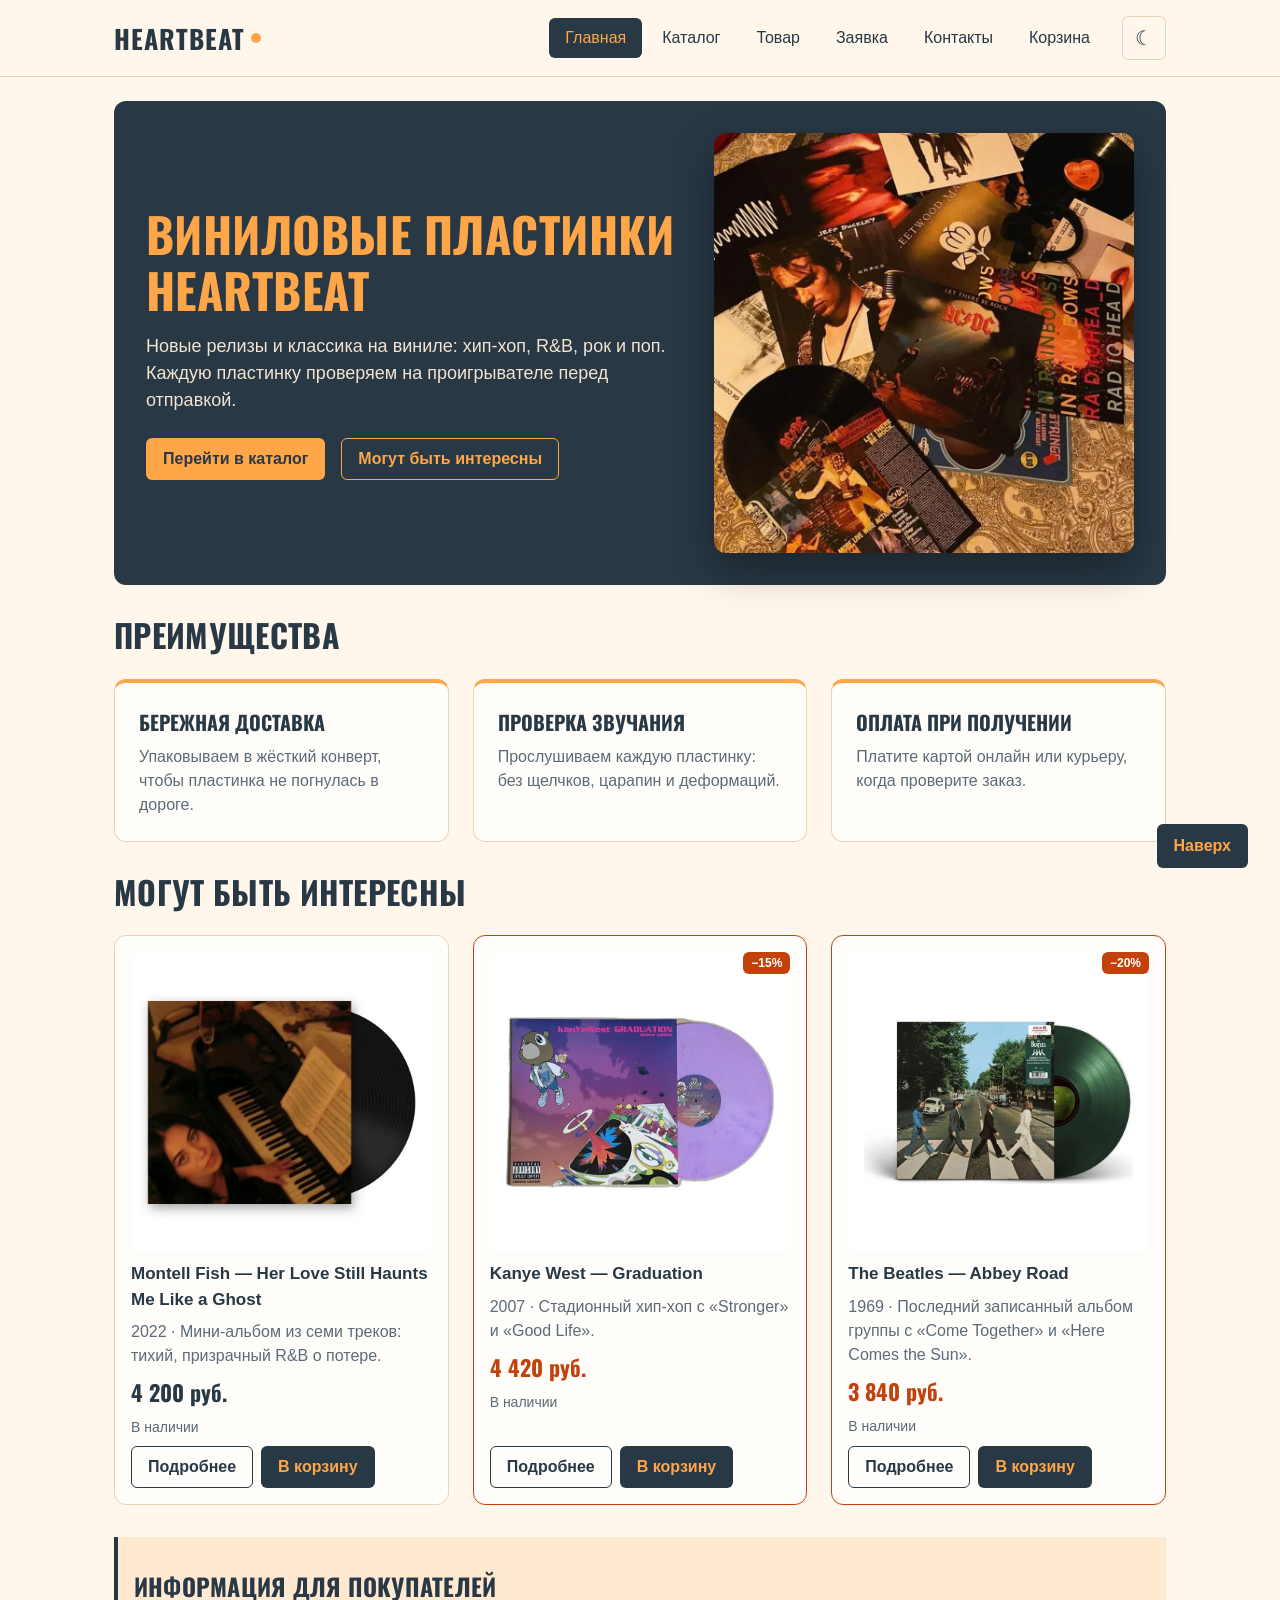
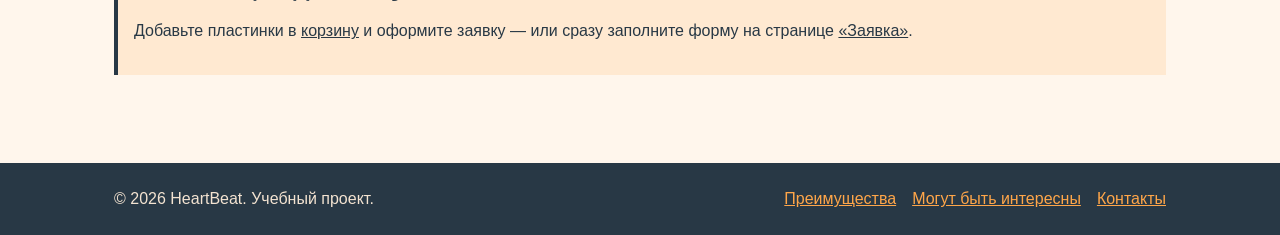
<file: index.html>
<!DOCTYPE html>
<html lang="ru">

<head>
  <meta charset="UTF-8">
  <meta name="viewport" content="width=device-width, initial-scale=1.0">
  <title>Главная — HeartBeat</title>
  <meta name="description" content="HeartBeat — магазин виниловых пластинок: хип-хоп, R&amp;B, рок и поп.">
  <link rel="stylesheet" href="css/style.css">
  <link rel="stylesheet" href="css/responsive.css">
  <script src="js/theme.js"></script>
  <script src="js/data.js" defer></script>
  <script src="js/cart.js" defer></script>
  <script src="js/catalog.js" defer></script>
  <script src="js/main.js" defer></script>
</head>

<body>
  <a class="skip-link" href="#main">Перейти к основному содержимому</a>

  <header class="site-header" id="top">
    <div class="site-header__inner">
      <a class="site-header__logo" href="index.html">HeartBeat</a>

      <button class="theme-toggle" type="button" aria-pressed="false" aria-label="Тёмная тема">
        <span aria-hidden="true">☾</span>
      </button>

      <button class="nav-toggle" type="button" aria-expanded="false" aria-controls="site-nav-list"
        aria-label="Открыть меню">
        <span class="nav-toggle__line" aria-hidden="true"></span>
        <span class="nav-toggle__line" aria-hidden="true"></span>
        <span class="nav-toggle__line" aria-hidden="true"></span>
      </button>

      <nav class="site-nav" aria-label="Основная навигация">
        <ul class="site-nav__list" id="site-nav-list">
          <li class="site-nav__item">
            <a class="site-nav__link site-nav__link--active" href="index.html" aria-current="page">Главная</a>
          </li>
          <li class="site-nav__item">
            <a class="site-nav__link" href="catalog.html">Каталог</a>
          </li>
          <li class="site-nav__item">
            <a class="site-nav__link" href="product.html">Товар</a>
          </li>
          <li class="site-nav__item">
            <a class="site-nav__link" href="order.html">Заявка</a>
          </li>
          <li class="site-nav__item">
            <a class="site-nav__link" href="contacts.html">Контакты</a>
          </li>
          <li class="site-nav__item">
            <a class="site-nav__link" href="cart.html">Корзина <span class="cart-counter" hidden></span></a>
          </li>
        </ul>
      </nav>
    </div>
  </header>

  <main id="main">
    <section class="hero">
      <div class="hero__content">
        <h1 class="hero__title">Виниловые пластинки HeartBeat</h1>
        <p class="hero__text">
          Новые релизы и классика на виниле: хип-хоп, R&amp;B, рок и поп.
          Каждую пластинку проверяем на проигрывателе перед отправкой.
        </p>
        <div class="hero__actions">
          <a class="button button--primary" href="catalog.html">Перейти в каталог</a>
          <a class="button button--secondary" href="#popular">Могут быть интересны</a>
        </div>
      </div>
      <img class="hero__image" src="images/hero/hero-1.webp" alt="Стеллаж с виниловыми пластинками в музыкальном магазине"
        width="900" height="900" fetchpriority="high">
    </section>

    <section class="section" id="advantages">
      <h2 class="section__title">Преимущества</h2>

      <ul class="advantages">
        <li class="advantages__item">
          <h3 class="advantages__title">Бережная доставка</h3>
          <p class="advantages__text">Упаковываем в жёсткий конверт, чтобы пластинка не погнулась в дороге.</p>
        </li>
        <li class="advantages__item">
          <h3 class="advantages__title">Проверка звучания</h3>
          <p class="advantages__text">Прослушиваем каждую пластинку: без щелчков, царапин и деформаций.</p>
        </li>
        <li class="advantages__item">
          <h3 class="advantages__title">Оплата при получении</h3>
          <p class="advantages__text">Платите картой онлайн или курьеру, когда проверите заказ.</p>
        </li>
      </ul>
    </section>

    <section class="section" id="popular">
      <h2 class="section__title">Могут быть интересны</h2>
      <div class="products-grid" data-popular-container></div>
    </section>

    <aside class="aside-info">
      <h2>Информация для покупателей</h2>
      <p>
        Добавьте пластинки в <a href="cart.html">корзину</a> и оформите заявку —
        или сразу заполните форму на странице <a href="order.html">«Заявка»</a>.
      </p>
    </aside>
  </main>

  <footer class="site-footer" id="contacts">
    <div class="site-footer__inner">
      <p class="site-footer__text">&copy; 2026 HeartBeat. Учебный проект.</p>
      <nav class="site-footer__links" aria-label="Ссылки в подвале">
        <a href="index.html#advantages">Преимущества</a>
        <a href="index.html#popular">Могут быть интересны</a>
        <a href="contacts.html">Контакты</a>
      </nav>
    </div>
  </footer>

  <a class="button button--primary back-to-top" href="#top">Наверх</a>
</body>

</html>
</file>
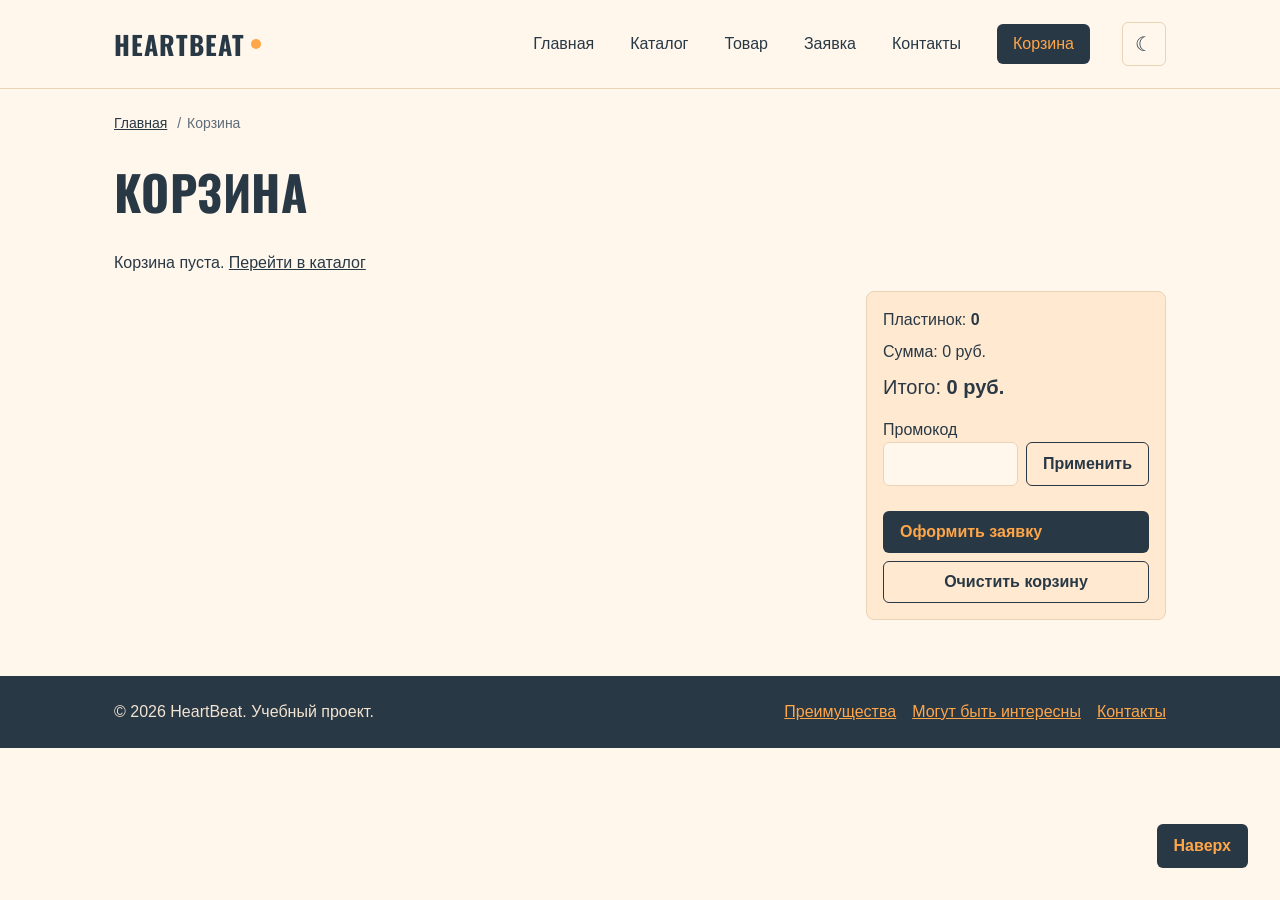
<file: cart.html>
<!DOCTYPE html>
<html lang="ru">

<head>
    <meta charset="UTF-8">
    <meta name="viewport" content="width=device-width, initial-scale=1.0">
    <title>Контакты — HeartBeat</title>
    <meta name="description" content="Контакты магазина пластинок HeartBeat и форма обратной связи.">
    <link rel="stylesheet" href="css/style.css">
    <link rel="stylesheet" href="css/responsive.css">
    <script src="js/theme.js"></script>
    <script src="js/data.js" defer></script>
    <script src="js/cart.js" defer></script>
    <script src="js/main.js" defer></script>
</head>

<body>
    <a class="skip-link" href="#main">Перейти к основному содержимому</a>

    <header class="site-header" id="top">
        <div class="site-header__inner">
            <a class="site-header__logo" href="index.html">HeartBeat</a>

            <button class="theme-toggle" type="button" aria-pressed="false" aria-label="Тёмная тема">
                <span aria-hidden="true">☾</span>
            </button>

            <button class="nav-toggle" type="button" aria-expanded="false" aria-controls="site-nav-list"
                aria-label="Открыть меню">
                <span class="nav-toggle__line" aria-hidden="true"></span>
                <span class="nav-toggle__line" aria-hidden="true"></span>
                <span class="nav-toggle__line" aria-hidden="true"></span>
            </button>

            <nav class="site-nav" aria-label="Основная навигация">
                <ul class="site-nav__list" id="site-nav-list">
                    <li class="site-nav__item">
                        <a class="site-nav__link" href="index.html">Главная</a>
                    </li>
                    <li class="site-nav__item">
                        <a class="site-nav__link" href="catalog.html">Каталог</a>
                    </li>
                    <li class="site-nav__item">
                        <a class="site-nav__link" href="product.html">Товар</a>
                    </li>
                    <li class="site-nav__item">
                        <a class="site-nav__link" href="order.html">Заявка</a>
                    </li>
                    <li class="site-nav__item">
                        <a class="site-nav__link" href="contacts.html">Контакты</a>
                    </li>
                    <li class="site-nav__link">
                        <a class="site-nav__link site-nav__link--active" href="cart.html" aria-current="page">Корзина
                            <span class="cart-counter" hidden></span></a>
                    </li>
                </ul>
            </nav>
        </div>
    </header>

    <main id="main">
        <nav class="breadcrumbs" aria-label="Хлебные крошки">
            <a class="breadcrumbs__link" href="index.html">Главная</a>
            <span class="breadcrumbs__current" aria-current="page">Корзина</span>
        </nav>

        <h1>Корзина</h1>

        <p class="cart-empty" hidden>
            Корзина пуста. <a href="catalog.html">Перейти в каталог</a>
        </p>

        <div class="cart" data-cart>
            <ul class="cart-list" data-cart-list></ul>

            <aside class="cart-summary" aria-label="Итог заказа">
                <p>Пластинок: <strong data-cart-count>0</strong></p>
                <p>Сумма: <span data-cart-subtotal>0 руб.</span></p>
                <p data-cart-promo-row hidden>Промокод <span data-cart-promo-code></span>: <span
                        data-cart-discount></span></p>
                <p class="cart-summary__total">Итого: <strong data-cart-total>0 руб.</strong></p>

                <form class="promo-form" data-promo-form novalidate>
                    <label class="filters-form__label" for="promo-input">Промокод</label>
                    <div class="promo-form__row">
                        <input class="filters-form__input" id="promo-input" name="promo" type="text" autocomplete="off">
                        <button class="button button--secondary" type="submit">Применить</button>
                    </div>
                    <p class="promo-form__message" aria-live="polite"></p>
                </form>
                <a class="button button--primary" href="order.html">Оформить заявку</a>
                <button class="button button--secondary" type="button" data-cart-clear>Очистить корзину</button>
            </aside>
        </div>
    </main>

    <footer class="site-footer" id="contacts">
        <div class="site-footer__inner">
            <p class="site-footer__text">&copy; 2026 HeartBeat. Учебный проект.</p>
            <nav class="site-footer__links" aria-label="Ссылки в подвале">
                <a href="index.html#advantages">Преимущества</a>
                <a href="index.html#popular">Могут быть интересны</a>
                <a href="contacts.html">Контакты</a>
            </nav>
        </div>
    </footer>

    <a class="button button--primary back-to-top" href="#top">Наверх</a>
</body>

</html>
</file>
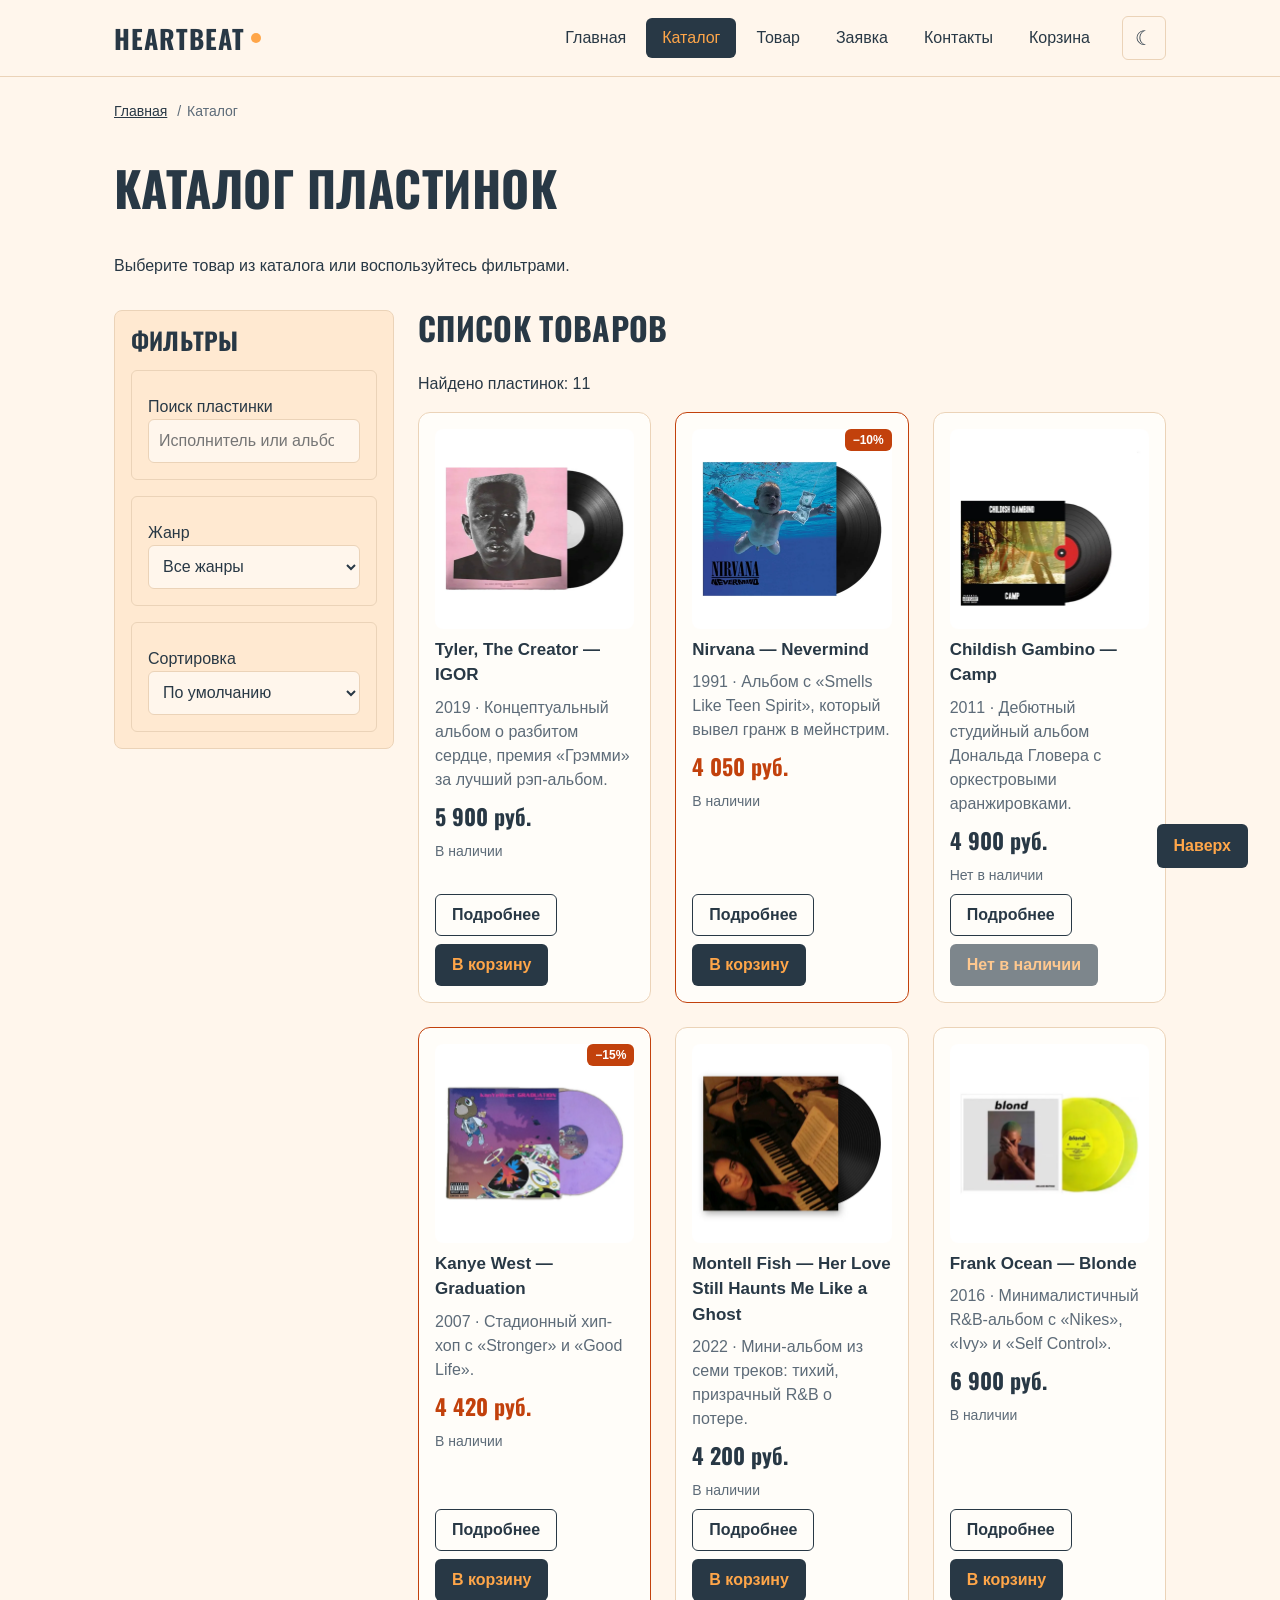
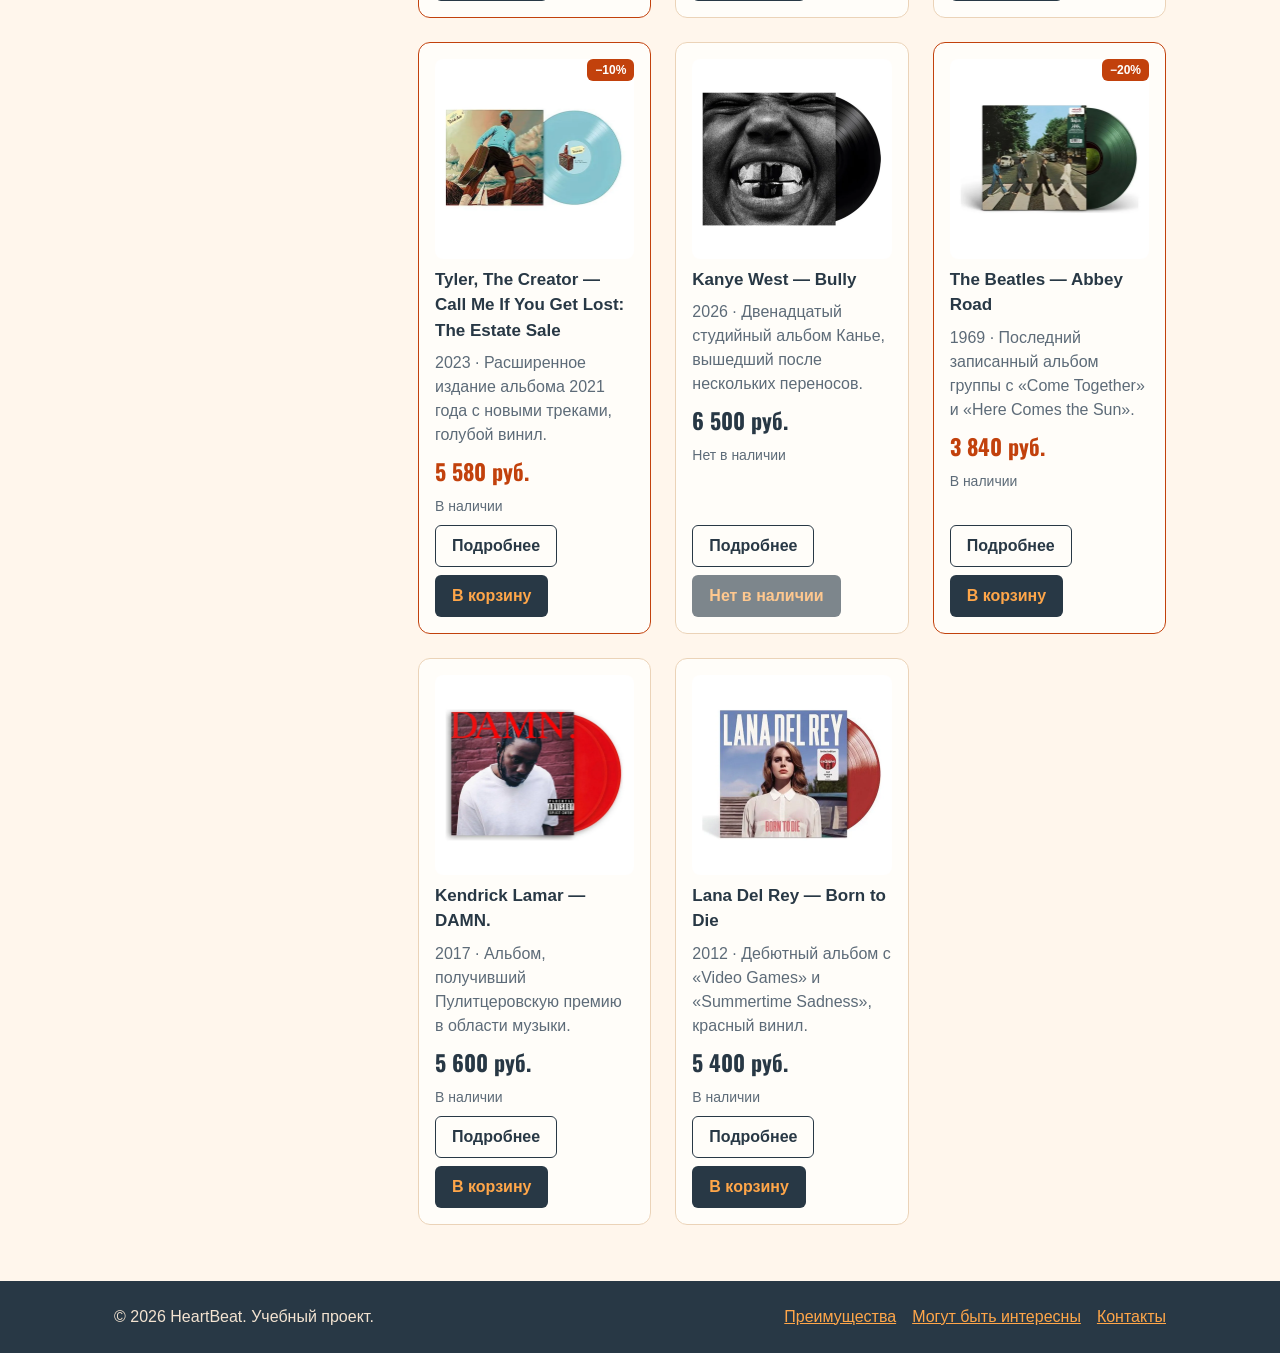
<file: catalog.html>
<!DOCTYPE html>
<html lang="ru">

<head>
  <meta charset="UTF-8">
  <meta name="viewport" content="width=device-width, initial-scale=1.0">
  <title>Каталог — HeartBeat</title>
  <meta name="description" content="Каталог виниловых пластинок HeartBeat с фильтрами.">
  <link rel="stylesheet" href="css/style.css">
  <link rel="stylesheet" href="css/responsive.css">
  <script src="js/theme.js"></script>
  <script src="js/data.js" defer></script>
  <script src="js/cart.js" defer></script>
  <script src="js/catalog.js" defer></script>
  <script src="js/main.js" defer></script>
</head>

<body>
  <a class="skip-link" href="#main">Перейти к основному содержимому</a>

  <header class="site-header" id="top">
    <div class="site-header__inner">
      <a class="site-header__logo" href="index.html">HeartBeat</a>

      <button class="theme-toggle" type="button" aria-pressed="false" aria-label="Тёмная тема">
        <span aria-hidden="true">☾</span>
      </button>

      <button class="nav-toggle" type="button" aria-expanded="false" aria-controls="site-nav-list"
        aria-label="Открыть меню">
        <span class="nav-toggle__line" aria-hidden="true"></span>
        <span class="nav-toggle__line" aria-hidden="true"></span>
        <span class="nav-toggle__line" aria-hidden="true"></span>
      </button>

      <nav class="site-nav" aria-label="Основная навигация">
        <ul class="site-nav__list" id="site-nav-list">
          <li class="site-nav__item">
            <a class="site-nav__link" href="index.html">Главная</a>
          </li>
          <li class="site-nav__item">
            <a class="site-nav__link site-nav__link--active" href="catalog.html" aria-current="page">Каталог</a>
          </li>
          <li class="site-nav__item">
            <a class="site-nav__link" href="product.html">Товар</a>
          </li>
          <li class="site-nav__item">
            <a class="site-nav__link" href="order.html">Заявка</a>
          </li>
          <li class="site-nav__item">
            <a class="site-nav__link" href="contacts.html">Контакты</a>
          </li>
          <li class="site-nav__item">
            <a class="site-nav__link" href="cart.html">Корзина <span class="cart-counter" hidden></span></a>
          </li>
        </ul>
      </nav>
    </div>
  </header>

  <main id="main">
    <nav class="breadcrumbs" aria-label="Хлебные крошки">
      <a class="breadcrumbs__link" href="index.html">Главная</a>
      <span class="breadcrumbs__current" aria-current="page">Каталог</span>
    </nav>

    <section class="section">
      <h1>Каталог пластинок</h1>
      <p>Выберите товар из каталога или воспользуйтесь фильтрами.</p>
    </section>

    <div class="catalog-layout">
      <aside class="catalog-filters">
        <div class="catalog-filters__header">
          <h2 class="catalog-filters__title">Фильтры</h2>
          <button class="button button--secondary catalog-filters__toggle" type="button" aria-expanded="false"
            aria-controls="filters-form">
            Показать фильтры
          </button>
        </div>

        <div class="filters-form" id="filters-form">
          <div class="filters-form__group">
            <label class="filters-form__label" for="catalog-search">Поиск пластинки</label>
            <input class="filters-form__input" id="catalog-search" type="search" placeholder="Исполнитель или альбом"
              autocomplete="off">
          </div>

          <div class="filters-form__group">
            <label class="filters-form__label" for="category-filter">Жанр</label>
            <select class="filters-form__input" id="category-filter">
              <option value="all">Все жанры</option>
              <option value="hiphop">Хип-хоп</option>
              <option value="rock">Рок</option>
              <option value="rnb">R&amp;B</option>
              <option value="pop">Поп</option>
            </select>
          </div>

          <div class="filters-form__group">
            <label class="filters-form__label" for="sort-select">Сортировка</label>
            <select class="filters-form__input" id="sort-select">
              <option value="default">По умолчанию</option>
              <option value="price-asc">Сначала дешевле</option>
              <option value="price-desc">Сначала дороже</option>
              <option value="title-asc">По названию А–Я</option>
            </select>
          </div>
        </div>
      </aside>

      <section class="catalog-products">
        <h2 class="section__title">Список товаров</h2>

        <p class="catalog-count" aria-live="polite"></p>
        <p class="catalog-empty" hidden>По выбранным условиям пластинки не найдены.</p>
        <div class="products-grid" data-products-container></div>
      </section>
    </div>
  </main>

  <footer class="site-footer" id="contacts">
    <div class="site-footer__inner">
      <p class="site-footer__text">&copy; 2026 HeartBeat. Учебный проект.</p>
      <nav class="site-footer__links" aria-label="Ссылки в подвале">
        <a href="index.html#advantages">Преимущества</a>
        <a href="index.html#popular">Могут быть интересны</a>
        <a href="contacts.html">Контакты</a>
      </nav>
    </div>
  </footer>

  <a class="button button--primary back-to-top" href="#top">Наверх</a>

  <dialog class="order-dialog" id="order-dialog" aria-labelledby="order-dialog-title">
    <h2 class="order-dialog__title" id="order-dialog-title">Быстрая заявка</h2>

    <form class="order-form" action="#" method="post">
      <input type="hidden" id="dialog-product" name="product">

      <div class="order-form__field">
        <label class="order-form__label" for="dialog-name">Имя *</label>
        <input class="order-form__input" id="dialog-name" name="name" type="text" required>
      </div>

      <div class="order-form__field">
        <label class="order-form__label" for="dialog-email">E-mail *</label>
        <input class="order-form__input" id="dialog-email" name="email" type="email" required>
      </div>

      <div class="order-form__actions">
        <button class="button button--primary" type="submit">Отправить заявку</button>
        <button class="button button--secondary" type="button" id="close-order-dialog">Закрыть</button>
      </div>
    </form>
  </dialog>
</body>

</html>
</file>
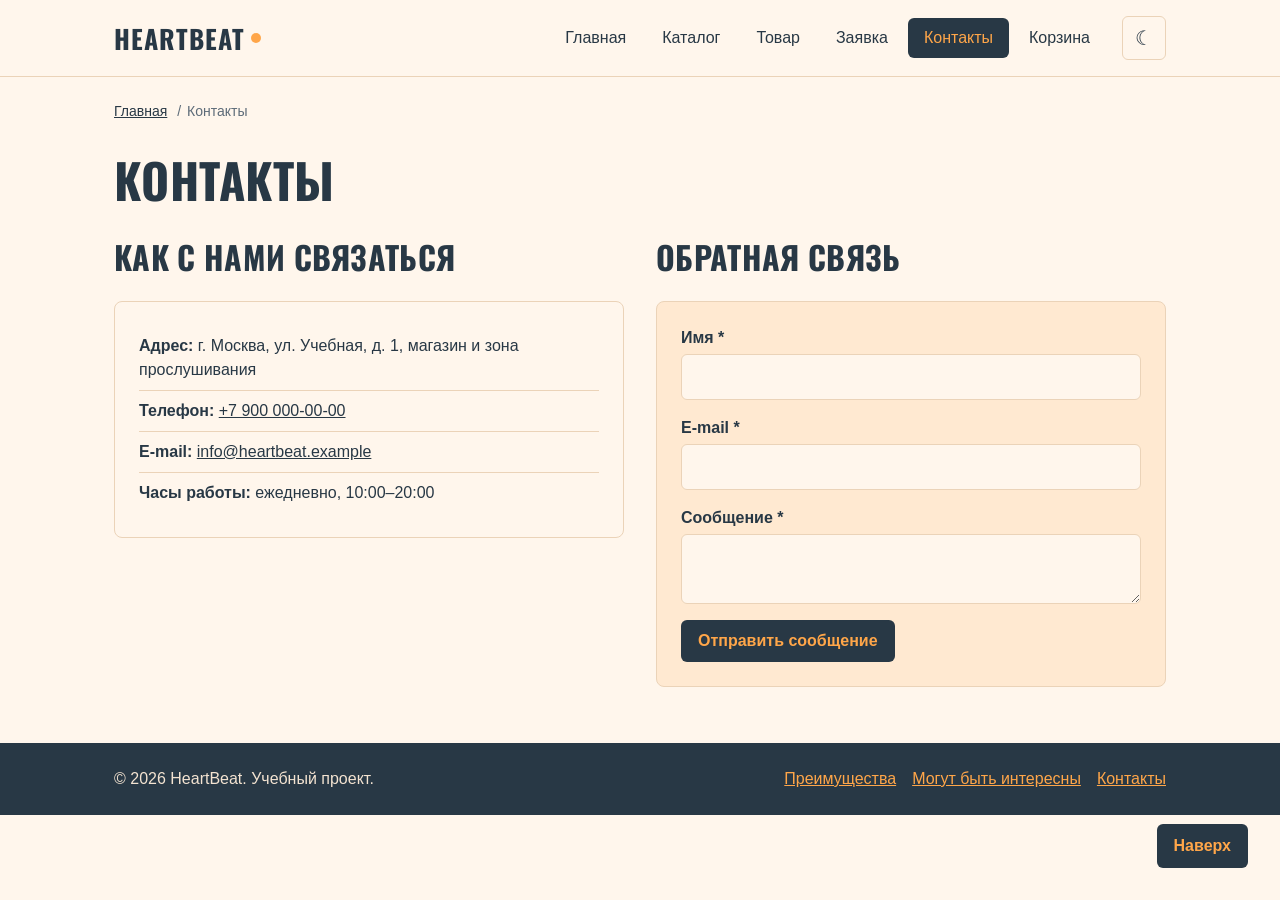
<file: contacts.html>
<!DOCTYPE html>
<html lang="ru">

<head>
  <meta charset="UTF-8">
  <meta name="viewport" content="width=device-width, initial-scale=1.0">
  <title>Контакты — HeartBeat</title>
  <meta name="description" content="Контакты магазина пластинок HeartBeat и форма обратной связи.">
  <link rel="stylesheet" href="css/style.css">
  <link rel="stylesheet" href="css/responsive.css">
  <script src="js/theme.js"></script>
  <script src="js/data.js" defer></script>
  <script src="js/cart.js" defer></script>
  <script src="js/main.js" defer></script>
</head>

<body>
  <a class="skip-link" href="#main">Перейти к основному содержимому</a>

  <header class="site-header" id="top">
    <div class="site-header__inner">
      <a class="site-header__logo" href="index.html">HeartBeat</a>

      <button class="theme-toggle" type="button" aria-pressed="false" aria-label="Тёмная тема">
        <span aria-hidden="true">☾</span>
      </button>

      <button class="nav-toggle" type="button" aria-expanded="false" aria-controls="site-nav-list"
        aria-label="Открыть меню">
        <span class="nav-toggle__line" aria-hidden="true"></span>
        <span class="nav-toggle__line" aria-hidden="true"></span>
        <span class="nav-toggle__line" aria-hidden="true"></span>
      </button>

      <nav class="site-nav" aria-label="Основная навигация">
        <ul class="site-nav__list" id="site-nav-list">
          <li class="site-nav__item">
            <a class="site-nav__link" href="index.html">Главная</a>
          </li>
          <li class="site-nav__item">
            <a class="site-nav__link" href="catalog.html">Каталог</a>
          </li>
          <li class="site-nav__item">
            <a class="site-nav__link" href="product.html">Товар</a>
          </li>
          <li class="site-nav__item">
            <a class="site-nav__link" href="order.html">Заявка</a>
          </li>
          <li class="site-nav__item">
            <a class="site-nav__link site-nav__link--active" href="contacts.html" aria-current="page">Контакты</a>
          </li>
          <li class="site-nav__item">
            <a class="site-nav__link" href="cart.html">Корзина <span class="cart-counter" hidden></span></a>
          </li>
        </ul>
      </nav>
    </div>
  </header>

  <main id="main">
    <nav class="breadcrumbs" aria-label="Хлебные крошки">
      <a class="breadcrumbs__link" href="index.html">Главная</a>
      <span class="breadcrumbs__current" aria-current="page">Контакты</span>
    </nav>

    <h1>Контакты</h1>

    <div class="contacts">
      <section>
        <h2 class="section__title">Как с нами связаться</h2>
        <ul class="contacts__list">
          <li class="contacts__item"><strong>Адрес:</strong> г. Москва, ул. Учебная, д. 1, магазин и зона прослушивания
          </li>
          <li class="contacts__item"><strong>Телефон:</strong> <a href="tel:+79000000000">+7 900 000-00-00</a></li>
          <li class="contacts__item"><strong>E-mail:</strong> <a
              href="mailto:info@heartbeat.example">info@heartbeat.example</a></li>
          <li class="contacts__item"><strong>Часы работы:</strong> ежедневно, 10:00–20:00</li>
        </ul>
      </section>

      <section>
        <h2 class="section__title">Обратная связь</h2>

        <form class="order-form" action="#" method="post">
          <div class="order-form__field order-form__field--wide">
            <label class="order-form__label" for="contact-name">Имя *</label>
            <input class="order-form__input" id="contact-name" name="name" type="text" required>
          </div>

          <div class="order-form__field order-form__field--wide">
            <label class="order-form__label" for="contact-email">E-mail *</label>
            <input class="order-form__input" id="contact-email" name="email" type="email" required>
          </div>

          <div class="order-form__field order-form__field--wide">
            <label class="order-form__label" for="contact-message">Сообщение *</label>
            <textarea class="order-form__textarea" id="contact-message" name="message" required></textarea>
          </div>

          <div class="order-form__actions order-form__field--wide">
            <button class="button button--primary" type="submit">Отправить сообщение</button>
          </div>
        </form>
      </section>
    </div>
  </main>

  <footer class="site-footer" id="contacts">
    <div class="site-footer__inner">
      <p class="site-footer__text">&copy; 2026 HeartBeat. Учебный проект.</p>
      <nav class="site-footer__links" aria-label="Ссылки в подвале">
        <a href="index.html#advantages">Преимущества</a>
        <a href="index.html#popular">Могут быть интересны</a>
        <a href="contacts.html">Контакты</a>
      </nav>
    </div>
  </footer>

  <a class="button button--primary back-to-top" href="#top">Наверх</a>
</body>

</html>
</file>
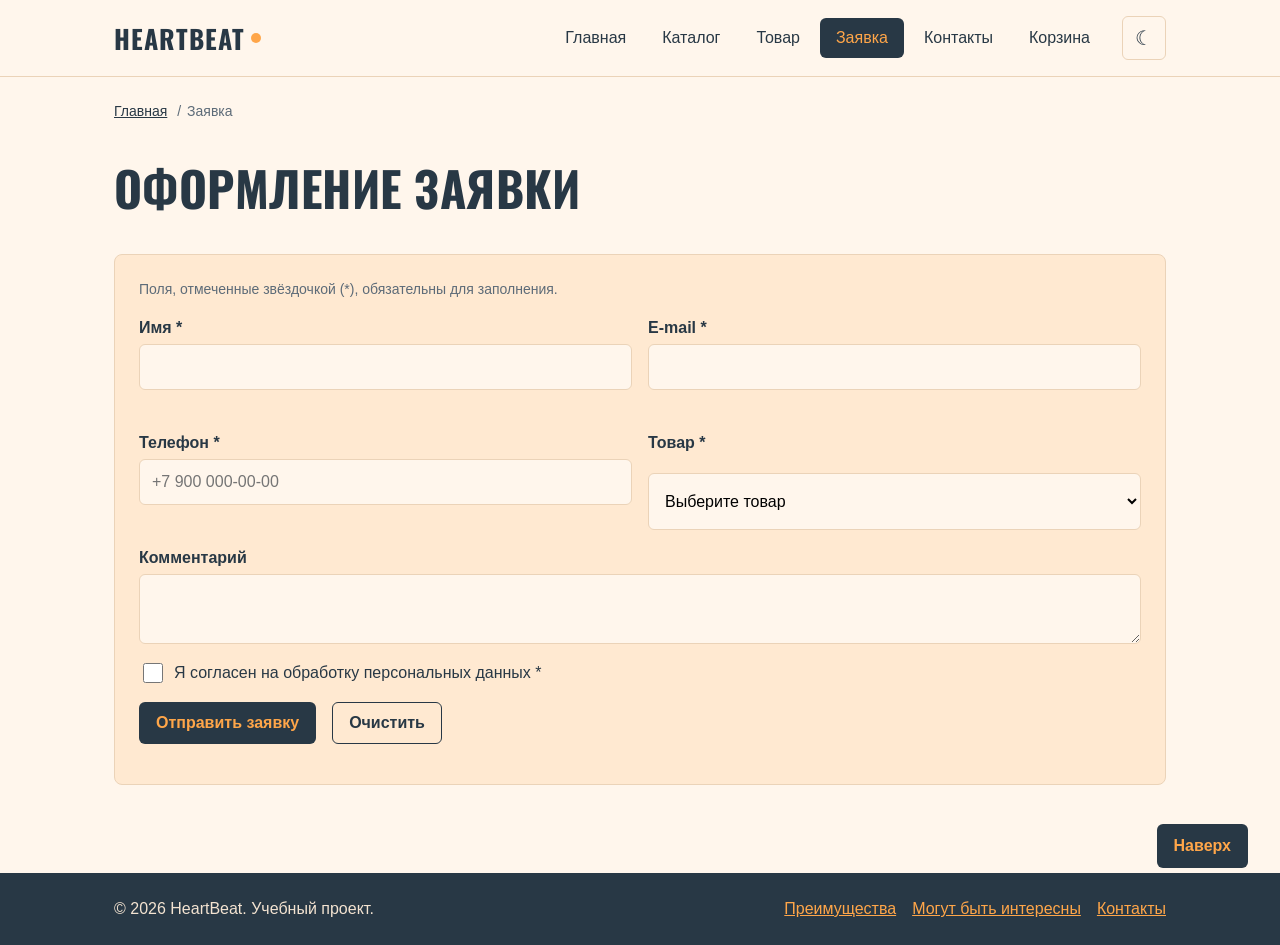
<file: order.html>
<!DOCTYPE html>
<html lang="ru">

<head>
  <meta charset="UTF-8">
  <meta name="viewport" content="width=device-width, initial-scale=1.0">
  <title>Заявка — HeartBeat</title>
  <meta name="description" content="Оформление заявки на виниловую пластинку в HeartBeat.">
  <link rel="stylesheet" href="css/style.css">
  <link rel="stylesheet" href="css/responsive.css">
  <script src="js/theme.js"></script>
  <script src="js/data.js" defer></script>
  <script src="js/cart.js" defer></script>
  <script src="js/validation.js" defer></script>
  <script src="js/main.js" defer></script>
</head>

<body>
  <a class="skip-link" href="#main">Перейти к основному содержимому</a>

  <header class="site-header" id="top">
    <div class="site-header__inner">
      <a class="site-header__logo" href="index.html">HeartBeat</a>

      <button class="theme-toggle" type="button" aria-pressed="false" aria-label="Тёмная тема">
        <span aria-hidden="true">☾</span>
      </button>

      <button class="nav-toggle" type="button" aria-expanded="false" aria-controls="site-nav-list"
        aria-label="Открыть меню">
        <span class="nav-toggle__line" aria-hidden="true"></span>
        <span class="nav-toggle__line" aria-hidden="true"></span>
        <span class="nav-toggle__line" aria-hidden="true"></span>
      </button>

      <nav class="site-nav" aria-label="Основная навигация">
        <ul class="site-nav__list" id="site-nav-list">
          <li class="site-nav__item">
            <a class="site-nav__link" href="index.html">Главная</a>
          </li>
          <li class="site-nav__item">
            <a class="site-nav__link" href="catalog.html">Каталог</a>
          </li>
          <li class="site-nav__item">
            <a class="site-nav__link" href="product.html">Товар</a>
          </li>
          <li class="site-nav__item">
            <a class="site-nav__link site-nav__link--active" href="order.html" aria-current="page">Заявка</a>
          </li>
          <li class="site-nav__item">
            <a class="site-nav__link" href="contacts.html">Контакты</a>
          </li>
          <li class="site-nav__item">
            <a class="site-nav__link" href="cart.html">Корзина <span class="cart-counter" hidden></span></a>
          </li>
        </ul>
      </nav>
    </div>
  </header>

  <main id="main">
    <nav class="breadcrumbs" aria-label="Хлебные крошки">
      <a class="breadcrumbs__link" href="index.html">Главная</a>
      <span class="breadcrumbs__current" aria-current="page">Заявка</span>
    </nav>

    <section class="section">
      <h1>Оформление заявки</h1>

      <section class="order-summary" data-order-summary hidden aria-labelledby="order-summary-title">
        <h2 class="section__title" id="order-summary-title">Ваш заказ</h2>
        <ul class="order-summary__list" data-order-summary-list></ul>
        <p class="order-summary__total">Итого: <strong data-order-summary-total></strong></p>
      </section>

      <form class="order-form" novalidate>
        <p class="order-form__note order-form__field--wide">
          Поля, отмеченные звёздочкой (*), обязательны для заполнения.
        </p>

        <div class="order-form__field">
          <label class="order-form__label" for="order-name">Имя *</label>
          <input class="order-form__input" id="order-name" name="name" type="text" required>
          <p class="form-error" id="order-name-error"></p>
        </div>

        <div class="order-form__field">
          <label class="order-form__label" for="order-email">E-mail *</label>
          <input class="order-form__input" id="order-email" name="email" type="email" required>
          <p class="form-error" id="order-email-error"></p>
        </div>

        <div class="order-form__field">
          <label class="order-form__label" for="order-phone">Телефон *</label>
          <input class="order-form__input" id="order-phone" name="phone" type="tel" placeholder="+7 900 000-00-00"
            required>
          <p class="form-error" id="order-phone-error"></p>
        </div>

        <div class="order-form__field">
          <label class="order-form__label" for="order-product">Товар *</label>
          <select class="order-form__select" id="order-product" name="product" required>
            <option value="">Выберите товар</option>
          </select>
        </div>

        <div class="order-form__field order-form__field--wide">
          <label class="order-form__label" for="order-comment">Комментарий</label>
          <textarea class="order-form__textarea" id="order-comment" name="comment"></textarea>
        </div>

        <div class="order-form__check order-form__field--wide">
          <input class="order-form__checkbox" id="order-agree" name="agree" type="checkbox" required>
          <label for="order-agree">Я согласен на обработку персональных данных *</label>
          <p class="form-error" id="order-agree-error"></p>
        </div>

        <div class="order-form__actions order-form__field--wide">
          <button class="button button--primary" type="submit" data-submit-button>Отправить заявку</button>
          <button class="button button--secondary" type="reset">Очистить</button>
        </div>

        <p class="form-message order-form__field--wide" aria-live="polite"></p>
      </form>
    </section>
  </main>

  <footer class="site-footer" id="contacts">
    <div class="site-footer__inner">
      <p class="site-footer__text">&copy; 2026 HeartBeat. Учебный проект.</p>
      <nav class="site-footer__links" aria-label="Ссылки в подвале">
        <a href="index.html#advantages">Преимущества</a>
        <a href="index.html#popular">Могут быть интересны</a>
        <a href="contacts.html">Контакты</a>
      </nav>
    </div>
  </footer>

  <a class="button button--primary back-to-top" href="#top">Наверх</a>
</body>

</html>
</file>
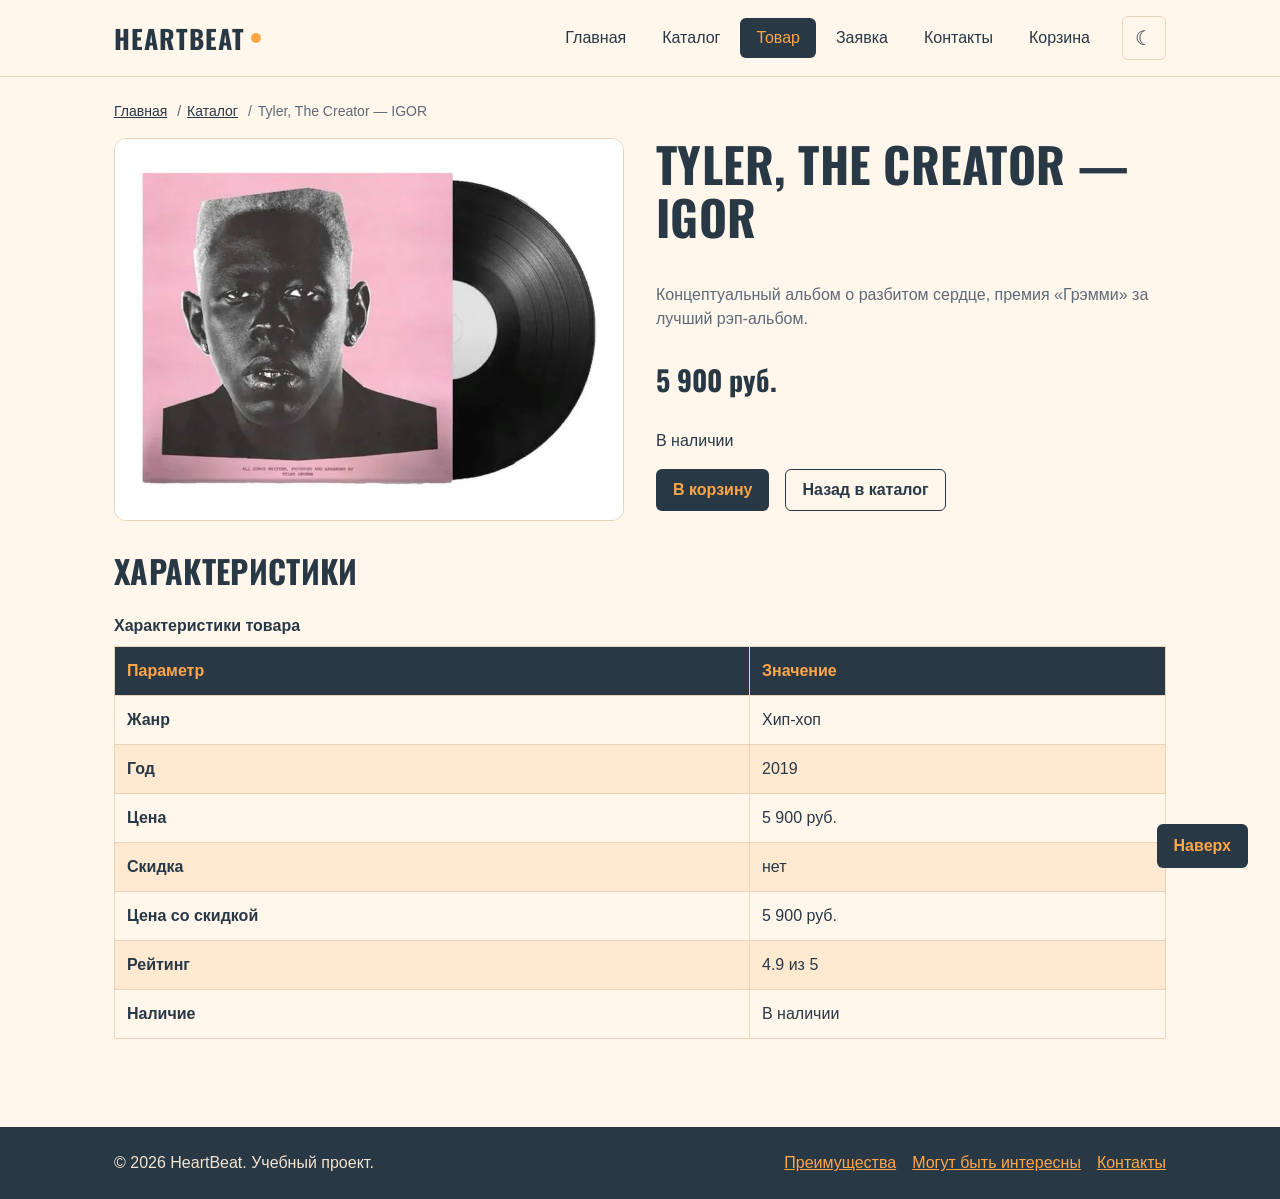
<file: product.html>
<!DOCTYPE html>
<html lang="ru">

<head>
  <meta charset="UTF-8">
  <meta name="viewport" content="width=device-width, initial-scale=1.0">
  <title>Miles Davis — Kind of Blue — HeartBeat</title>
  <meta name="description" content="Пластинка Miles Davis — Kind of Blue: описание, цена и характеристики.">
  <link rel="stylesheet" href="css/style.css">
  <link rel="stylesheet" href="css/responsive.css">
  <script src="js/theme.js"></script>
  <script src="js/data.js" defer></script>
  <script src="js/cart.js" defer></script>
  <script src="js/catalog.js" defer></script>
  <script src="js/product.js" defer></script>
  <script src="js/main.js" defer></script>
</head>

<body>
  <a class="skip-link" href="#main">Перейти к основному содержимому</a>

  <header class="site-header" id="top">
    <div class="site-header__inner">
      <a class="site-header__logo" href="index.html">HeartBeat</a>

      <button class="theme-toggle" type="button" aria-pressed="false" aria-label="Тёмная тема">
        <span aria-hidden="true">☾</span>
      </button>

      <button class="nav-toggle" type="button" aria-expanded="false" aria-controls="site-nav-list"
        aria-label="Открыть меню">
        <span class="nav-toggle__line" aria-hidden="true"></span>
        <span class="nav-toggle__line" aria-hidden="true"></span>
        <span class="nav-toggle__line" aria-hidden="true"></span>
      </button>

      <nav class="site-nav" aria-label="Основная навигация">
        <ul class="site-nav__list" id="site-nav-list">
          <li class="site-nav__item">
            <a class="site-nav__link" href="index.html">Главная</a>
          </li>
          <li class="site-nav__item">
            <a class="site-nav__link" href="catalog.html">Каталог</a>
          </li>
          <li class="site-nav__item">
            <a class="site-nav__link site-nav__link--active" href="product.html" aria-current="page">Товар</a>
          </li>
          <li class="site-nav__item">
            <a class="site-nav__link" href="order.html">Заявка</a>
          </li>
          <li class="site-nav__item">
            <a class="site-nav__link" href="contacts.html">Контакты</a>
          </li>
          <li class="site-nav__item">
            <a class="site-nav__link" href="cart.html">Корзина <span class="cart-counter" hidden></span></a>
          </li>
        </ul>
      </nav>
    </div>
  </header>

  <main id="main">
    <nav class="breadcrumbs" aria-label="Хлебные крошки">
      <a class="breadcrumbs__link" href="index.html">Главная</a>
      <a class="breadcrumbs__link" href="catalog.html">Каталог</a>
      <span class="breadcrumbs__current" aria-current="page" data-product-breadcrumb>Пластинка</span>
    </nav>

    <p class="product-not-found" hidden>
      Пластинка не найдена. <a href="catalog.html">Вернуться в каталог</a>
    </p>

    <div data-product-page hidden>
      <article class="product">
        <img class="product__image" src="images/placeholder-record.svg" alt="" width="600" height="600"
          data-product-image>
        <div class="product__info">
          <h1 class="product__title" data-product-title></h1>
          <p class="product__description" data-product-description></p>
          <p class="product__price" data-product-price></p>
          <p data-product-status></p>
          <div class="product__actions">
            <button class="button button--primary" type="button" data-product-add>В корзину</button>
            <a class="button button--secondary" href="catalog.html">Назад в каталог</a>
          </div>
        </div>
      </article>

      <section class="section">
        <h2 class="section__title">Характеристики</h2>
        <div class="table-wrapper" tabindex="0" role="region" aria-label="Характеристики товара">
          <table class="product-table">
            <caption class="product-table__caption">Характеристики товара</caption>
            <thead>
              <tr>
                <th scope="col">Параметр</th>
                <th scope="col">Значение</th>
              </tr>
            </thead>
            <tbody data-product-specs></tbody>
          </table>
        </div>
      </section>
    </div>
  </main>

  <footer class="site-footer" id="contacts">
    <div class="site-footer__inner">
      <p class="site-footer__text">&copy; 2026 HeartBeat. Учебный проект.</p>
      <nav class="site-footer__links" aria-label="Ссылки в подвале">
        <a href="index.html#advantages">Преимущества</a>
        <a href="index.html#popular">Могут быть интересны</a>
        <a href="contacts.html">Контакты</a>
      </nav>
    </div>
  </footer>

  <a class="button button--primary back-to-top" href="#top">Наверх</a>
</body>

</html>
</file>
<file: css/style.css>
/* ===============================
   1. Переменные проекта
   =============================== */

:root {
  /* Цвета: палитра HeartBeat — тёмно-синий #283845 и оранжевый #FFA649 */
  --color-bg: #fff6ec;              /* кремовый фон страницы */
  --color-text: #283845;            /* основной текст — тёмно-синий */
  --color-muted: #5d6b78;           /* второстепенный текст */
  --color-primary: #283845;         /* кнопки, ссылки, активный пункт меню */
  --color-primary-dark: #1a2530;    /* кнопки при наведении */
  --color-on-primary: #ffa649;      /* текст на основном цвете — оранжевый */
  --color-accent: #ffa649;          /* акцент: счётчик, точка логотипа */
  --color-on-accent: #283845;
  --color-border: #ebd3b8;
  --color-surface: #ffe9d1;         /* панели: фильтры, формы, итог корзины */
  --color-surface-accent: #ffdcb5;
  --color-card: #fffdf9;            /* фон карточек */
  --color-sale: #c2410c;            /* скидка: цена и бейдж */
  --color-on-sale: #ffffff;
  --color-hero-bg: #283845;         /* «плакат» на главной */
  --color-hero-text: #ffa649;
  --color-hero-muted: #f3e3d1;
  --color-footer-bg: #283845;
  --color-footer-text: #f3e3d1;
  --color-footer-link: #ffa649;
  --color-danger: #b3261e;
  --color-success: #2e7d4f;
  --color-white: #ffffff;
  --shadow-card: 0 10px 24px rgba(40, 56, 69, 0.12);

  /* Шрифты */
  --font-display: "Oswald", "Arial Narrow", Arial, sans-serif;
  --font-body: -apple-system, BlinkMacSystemFont, "Segoe UI", Roboto, Arial, sans-serif;

  /* Отступы */
  --space-xs: 4px;
  --space-sm: 8px;
  --space-md: 16px;
  --space-lg: 24px;
  --space-xl: 32px;

  /* Скругления */
  --radius-sm: 6px;
  --radius-md: 8px;
  --radius-lg: 12px;

  /* Размеры */
  --container-width: 1100px;
}

/* Тёмная тема: меняем только значения переменных */
:root[data-theme="dark"] {
  color-scheme: dark;

  --color-bg: #1c2833;
  --color-text: #f5ebdd;
  --color-muted: #b2bcc6;
  --color-primary: #ffa649;
  --color-primary-dark: #ffbe7a;
  --color-on-primary: #283845;
  --color-accent: #ffa649;
  --color-on-accent: #283845;
  --color-border: #3b4d5d;
  --color-surface: #24323f;
  --color-surface-accent: #2e4050;
  --color-card: #22303c;
  --color-sale: #ffa649;
  --color-on-sale: #283845;
  --color-hero-bg: #ffa649;
  --color-hero-text: #283845;
  --color-hero-muted: #283845;
  --color-footer-bg: #15202a;
  --color-footer-text: #f5ebdd;
  --color-footer-link: #ffa649;
  --color-danger: #ff8f85;
  --color-success: #7fd99a;
  --shadow-card: 0 10px 24px rgba(0, 0, 0, 0.35);
}

/* Шрифт заголовков Oswald (SIL Open Font License, файлы в папке fonts/) */
@font-face {
  font-family: "Oswald";
  font-style: normal;
  font-weight: 700;
  font-display: swap;
  src: url("../fonts/oswald-cyrillic-700-normal.woff2") format("woff2");
  unicode-range: U+0301, U+0400-045F, U+0490-0491, U+04B0-04B1, U+2116;
}

@font-face {
  font-family: "Oswald";
  font-style: normal;
  font-weight: 700;
  font-display: swap;
  src: url("../fonts/oswald-latin-700-normal.woff2") format("woff2");
  unicode-range: U+0000-00FF, U+0131, U+0152-0153, U+02BB-02BC, U+02C6, U+02DA, U+02DC, U+0304, U+0308, U+0329, U+2000-206F, U+20AC, U+2122, U+2191, U+2193, U+2212, U+2215, U+FEFF, U+FFFD;
}

/* ===============================
   2. Базовые стили
   =============================== */

* {
  box-sizing: border-box;
}

html {
  scroll-behavior: smooth;
}

body {
  margin: 0;
  font-family: var(--font-body);
  line-height: 1.5;
  color: var(--color-text);
  background-color: var(--color-bg);
}

a {
  color: var(--color-primary);
}

a:hover {
  color: var(--color-primary-dark);
}

a:focus-visible {
  outline: 2px solid var(--color-primary);
  outline-offset: 3px;
}

main {
  max-width: var(--container-width);
  margin: 0 auto;
  padding: var(--space-lg);
}

:target {
  outline: 2px dashed var(--color-primary);
  outline-offset: 4px;
}

/* ===============================
   3. Шапка и навигация
   =============================== */

.site-header {
  position: sticky;
  top: 0;
  z-index: 100;
  background-color: var(--color-surface);
  border-bottom: 1px solid var(--color-border);
}

.site-header__inner {
  display: flex;
  justify-content: space-between;
  align-items: center;
  max-width: var(--container-width);
  margin: 0 auto;
  padding: var(--space-md) var(--space-lg);
}

.site-header__logo {
  font-size: 20px;
  font-weight: 700;
  color: var(--color-text);
  text-decoration: none;
}

.site-nav__list {
  display: flex;
  align-items: center;
  gap: var(--space-sm);
  margin: 0;
  padding: 0;
  list-style: none;
}

.site-nav__link {
  display: inline-block;
  padding: var(--space-sm) var(--space-md);
  color: var(--color-primary);
  text-decoration: none;
  border-radius: var(--radius-sm);
}

.site-nav__link:hover {
  color: var(--color-on-primary);
  background-color: var(--color-primary);
}

.site-nav__link:focus-visible {
  outline: 2px solid var(--color-primary);
  outline-offset: -2px;
}

.site-nav__link--active {
  color: var(--color-on-primary);
  background-color: var(--color-primary);
}

/* ===============================
   4. Хлебные крошки
   =============================== */

.breadcrumbs {
  margin-bottom: var(--space-md);
  font-size: 14px;
  color: var(--color-muted);
}

.breadcrumbs__link {
  color: var(--color-primary);
}

/* Разделитель «/» перед каждым пунктом, кроме первого.
   inline-block — чтобы подчёркивание ссылки не распространялось на «/». */
.breadcrumbs > * + *::before {
  content: "/";
  display: inline-block;
  margin: 0 6px;
  color: var(--color-muted);
}

/* ===============================
   5. Главная страница
   =============================== */

.hero {
  display: grid;
  align-items: center;
  gap: var(--space-xl);
  margin-bottom: var(--space-xl);
  padding: var(--space-xl);
  background-color: var(--color-surface-accent);
  border-radius: var(--radius-lg);
}

.hero__title {
  margin: 0 0 var(--space-md);
  font-size: 40px;
  line-height: 1.2;
}

.hero__text {
  margin: 0 0 var(--space-lg);
  color: var(--color-muted);
}

.hero__actions {
  display: flex;
  gap: var(--space-md);
}

.hero__image {
  display: block;
  width: 100%;
  height: auto;
  border-radius: var(--radius-md);
}

.section {
  margin-bottom: var(--space-xl);
}

.section__title {
  margin-top: 0;
}

.advantages {
  display: grid;
  gap: var(--space-lg);
  margin: 0;
  padding: 0;
  list-style: none;
}

.advantages__item {
  padding: var(--space-lg);
  border: 1px solid var(--color-border);
  border-radius: var(--radius-md);
  background-color: var(--color-surface);
}

.advantages__title {
  margin: 0 0 var(--space-sm);
  font-size: 18px;
}

.advantages__text {
  margin: 0;
  color: var(--color-muted);
}

.aside-info {
  margin-bottom: var(--space-xl);
  padding: var(--space-md);
  border-left: 4px solid var(--color-primary);
  background-color: var(--color-surface);
}

/* ===============================
   6. Карточки товаров
   =============================== */

.products-grid {
  display: grid;
  gap: var(--space-lg);
}

.product-card {
  position: relative;
  display: flex;
  flex-direction: column;
  gap: var(--space-sm);
  padding: var(--space-md);
  border: 1px solid var(--color-border);
  border-radius: var(--radius-md);
  background-color: var(--color-bg);
}

.product-card:hover {
  border-color: var(--color-primary);
}

.product-card--discount {
  border-color: var(--color-danger);
}

.product-card__badge {
  position: absolute;
  top: var(--space-sm);
  right: var(--space-sm);
  z-index: 1;
  padding: 2px var(--space-sm);
  font-size: 12px;
  font-weight: 700;
  color: var(--color-on-primary);
  background-color: var(--color-primary);
  border-radius: var(--radius-sm);
}

.product-card--discount .product-card__badge {
  background-color: var(--color-danger);
}

.product-card__title {
  margin: 0;
  font-size: 18px;
}

.product-card__description {
  margin: 0;
  color: var(--color-muted);
}

.product-card__price {
  margin: 0;
  font-weight: 700;
}

.product-card--discount .product-card__price {
  color: var(--color-danger);
}

.product-card__actions {
  display: flex;
  gap: var(--space-sm);
  margin-top: auto;
}

/* ===============================
   7. Кнопки
   =============================== */

.button {
  display: inline-block;
  padding: var(--space-sm) var(--space-md);
  border: 1px solid transparent;
  border-radius: var(--radius-sm);
  font: inherit;
  text-decoration: none;
  cursor: pointer;
}

.button--primary {
  color: var(--color-on-primary);
  background-color: var(--color-primary);
}

.button--primary:hover {
  color: var(--color-on-primary);
  background-color: var(--color-primary-dark);
}

.button--secondary {
  color: var(--color-primary);
  background-color: transparent;
  border-color: var(--color-primary);
}

.button--secondary:hover {
  color: var(--color-on-primary);
  background-color: var(--color-primary);
}

.button:focus-visible {
  outline: 2px solid var(--color-primary);
  outline-offset: 3px;
}

.button:disabled,
.button--disabled {
  opacity: 0.6;
  cursor: not-allowed;
}

/* ===============================
   8. Каталог
   =============================== */

.catalog-layout {
  display: grid;
  gap: var(--space-lg);
  align-items: start;
}

.catalog-filters {
  padding: var(--space-md);
  border: 1px solid var(--color-border);
  border-radius: var(--radius-md);
  background-color: var(--color-surface);
}

.catalog-filters__title {
  margin-top: 0;
}

.filters-form {
  display: grid;
  gap: var(--space-md);
}

.filters-form__group {
  margin: 0;
  padding: var(--space-md);
  border: 1px solid var(--color-border);
  border-radius: var(--radius-sm);
}

.filters-form__legend {
  font-weight: 700;
}

.filters-form__option {
  display: block;
  margin-bottom: var(--space-xs);
}

.filters-form__label {
  display: block;
  margin-top: var(--space-sm);
}

.filters-form__input {
  width: 100%;
  padding: 8px 10px;
  border: 1px solid var(--color-border);
  border-radius: var(--radius-sm);
  font: inherit;
  color: var(--color-text);
  background-color: var(--color-bg);
}

/* ===============================
   9. Страница товара
   =============================== */

.product {
  display: grid;
  gap: var(--space-xl);
  margin-bottom: var(--space-xl);
}

.product__image {
  display: block;
  width: 100%;
  height: auto;
  border: 1px solid var(--color-border);
  border-radius: var(--radius-md);
}

.product__title {
  margin-top: 0;
}

.product__description {
  color: var(--color-muted);
}

.product__price {
  font-size: 28px;
  font-weight: 700;
}

.product__actions {
  display: flex;
  gap: var(--space-md);
}

.product-table {
  width: 100%;
  border-collapse: collapse;
}

.product-table__caption {
  margin-bottom: var(--space-sm);
  font-weight: 700;
  text-align: left;
}

.product-table th,
.product-table td {
  padding: 12px;
  border: 1px solid var(--color-border);
  text-align: left;
}

.product-table thead th {
  color: var(--color-on-primary);
  background-color: var(--color-primary);
}

.product-table tbody tr:nth-child(even) {
  background-color: var(--color-surface);
}

/* ===============================
   10. Формы
   =============================== */

.order-form {
  display: grid;
  gap: var(--space-md);
  padding: var(--space-lg);
  border: 1px solid var(--color-border);
  border-radius: var(--radius-md);
  background-color: var(--color-surface);
}

.order-form__field {
  display: grid;
  gap: var(--space-xs);
}

.order-form__field--wide {
  grid-column: 1 / -1;
}

.order-form__label {
  font-weight: 700;
}

.order-form__input,
.order-form__select,
.order-form__textarea {
  width: 100%;
  padding: 10px 12px;
  border: 1px solid var(--color-border);
  border-radius: var(--radius-sm);
  font: inherit;
  background-color: var(--color-bg);
}

.order-form__textarea {
  min-height: 120px;
  resize: vertical;
}

.order-form__input:hover,
.order-form__select:hover,
.order-form__textarea:hover {
  border-color: var(--color-primary);
}

.order-form__input:focus-visible,
.order-form__select:focus-visible,
.order-form__textarea:focus-visible,
.order-form__checkbox:focus-visible {
  outline: 2px solid var(--color-primary);
  outline-offset: 3px;
}

.order-form__check {
  display: flex;
  align-items: center;
  gap: var(--space-sm);
}

.order-form__note {
  margin: 0;
  font-size: 14px;
  color: var(--color-muted);
}

.order-form__actions {
  display: flex;
  gap: var(--space-md);
}

/* ===============================
   11. Контакты
   =============================== */

.contacts {
  display: grid;
  gap: var(--space-xl);
  align-items: start;
}

.contacts__list {
  margin: 0;
  padding: var(--space-lg);
  list-style: none;
  border: 1px solid var(--color-border);
  border-radius: var(--radius-md);
}

.contacts__item {
  padding: var(--space-sm) 0;
  border-bottom: 1px solid var(--color-border);
}

.contacts__item:last-child {
  border-bottom: none;
}

/* ===============================
   13. Подвал и кнопка «Наверх»
   =============================== */

.site-footer {
  margin-top: var(--space-xl);
  background-color: var(--color-surface);
  border-top: 1px solid var(--color-border);
}

.site-footer__inner {
  display: flex;
  justify-content: space-between;
  align-items: center;
  max-width: var(--container-width);
  margin: 0 auto;
  padding: var(--space-lg);
}

.site-footer__text {
  margin: 0;
}

.site-footer__links {
  display: flex;
  gap: var(--space-md);
}

.back-to-top {
  position: fixed;
  right: var(--space-lg);
  bottom: var(--space-lg);
  z-index: 90;
}

/* ===============================
   14. Доступность
   =============================== */

/*
  Общий видимый фокус для всех интерактивных элементов.
  :focus-visible показывает рамку при навигации с клавиатуры
  и не показывает её при клике мышкой по кнопкам и ссылкам.
  Отдельные правила выше (меню, кнопки, поля) специфичнее и работают как раньше.
*/
:focus-visible {
  outline: 3px solid var(--color-primary);
  outline-offset: 3px;
}

/* На синем фоне активного пункта меню синяя рамка не видна — делаем её белой. */
.site-nav__link--active:focus-visible {
  outline-color: var(--color-on-primary);
}

/* ===============================
   17. Ошибки формы
   =============================== */
.form-error {
  min-height: 1.2em;
  margin: 4px 0 0;
  font-size: 14px;
  color: var(--color-danger);
}

.order-form__input[aria-invalid="true"] {
  border-color: var(--color-danger);
}

.form-message {
  margin: 0;
  font-weight: 700;
}

/* ===============================
   18. Корзина
   =============================== */
.cart-counter {
  display: inline-block;
  min-width: 20px;
  padding: 0 6px;
  margin-left: 4px;
  font-size: 12px;
  font-weight: 700;
  line-height: 20px;
  text-align: center;
  color: var(--color-on-primary);
  background-color: var(--color-danger);
  border-radius: 10px;
}

.cart-counter[hidden] {
  display: none;
}

.cart {
  display: grid;
  gap: var(--space-lg);
  align-items: start;
}

.cart-list {
  display: grid;
  gap: var(--space-md);
  margin: 0;
  padding: 0;
  list-style: none;
}

.cart-item {
  display: grid;
  grid-template-columns: 72px minmax(0, 1fr);
  gap: var(--space-sm) var(--space-md);
  align-items: center;
  padding: var(--space-md);
  border: 1px solid var(--color-border);
  border-radius: var(--radius-md);
}

.cart-item__image {
  grid-row: span 2;
  width: 72px;
  height: 72px;
  border-radius: var(--radius-sm);
}

.cart-item__title {
  margin: 0;
  font-size: 16px;
  overflow-wrap: anywhere;
}

.cart-item__controls {
  display: flex;
  flex-wrap: wrap;
  align-items: center;
  gap: var(--space-sm);
}

.cart-item__qty-button {
  width: 36px;
  height: 36px;
  border: 1px solid var(--color-border);
  border-radius: var(--radius-sm);
  font-size: 18px;
  background-color: var(--color-bg);
  cursor: pointer;
}

.cart-item__quantity {
  min-width: 2ch;
  text-align: center;
  font-variant-numeric: tabular-nums;
}

.cart-item__sum {
  margin-left: auto;
  font-weight: 700;
}

.cart-item__remove {
  border: none;
  background: none;
  color: var(--color-danger);
  text-decoration: underline;
  cursor: pointer;
}

.cart-summary {
  display: grid;
  gap: var(--space-sm);
  padding: var(--space-md);
  border: 1px solid var(--color-border);
  border-radius: var(--radius-md);
  background-color: var(--color-surface);
}

.cart-summary p {
  margin: 0;
}

.cart-summary__total {
  font-size: 20px;
}

@media (min-width: 900px) {
  .cart {
    grid-template-columns: minmax(0, 1fr) 300px;
  }
}

.promo-form__row {
  display: flex;
  gap: var(--space-sm);
}

.promo-form__row .filters-form__input {
  min-width: 0;
}

.promo-form__message {
  min-height: 1.2em;
  margin: 4px 0 0;
  font-size: 14px;
}

.order-summary {
  margin-bottom: var(--space-lg);
  padding: var(--space-md);
  border: 1px solid var(--color-border);
  border-radius: var(--radius-md);
  background-color: var(--color-surface);
}

.order-summary__list {
  margin: 0 0 var(--space-sm);
  padding-left: 20px;
}

.order-summary__total {
  margin: 0;
  font-size: 18px;
}

/* ===============================
   19. Переключатель темы
   =============================== */
.theme-toggle {
  width: 44px;
  height: 44px;
  margin-left: auto;
  border: 1px solid var(--color-border);
  border-radius: var(--radius-sm);
  font-size: 20px;
  line-height: 1;
  color: var(--color-text);
  background-color: transparent;
  cursor: pointer;
}

.theme-toggle:hover {
  border-color: var(--color-primary);
}

/* Фон под обложками следует за темой */
.product-card__image,
.product__image,
.hero__image,
.cart-item__image {
  background-color: var(--color-surface);
}

/* ===============================
   20. Оформление HeartBeat
   =============================== */

/* Заголовки — узкий плакатный шрифт */
h1,
h2,
.hero__title,
.section__title,
.product__title {
  font-family: var(--font-display);
  font-weight: 700;
  line-height: 1.1;
  letter-spacing: 0.01em;
  text-transform: uppercase;
}

h1 {
  font-size: clamp(32px, 6vw, 48px);
}

.section__title {
  font-size: clamp(24px, 4vw, 32px);
}

/* Логотип: HEARTBEAT с оранжевой точкой-«пульсом» */
.site-header__logo {
  display: inline-flex;
  align-items: center;
  gap: 6px;
  font-family: var(--font-display);
  font-size: 26px;
  letter-spacing: 0.04em;
  text-transform: uppercase;
}

.site-header__logo::after {
  content: "";
  width: 10px;
  height: 10px;
  border-radius: 50%;
  background-color: var(--color-accent);
}

.site-header {
  background-color: var(--color-bg);
}

/* Главная: hero как афиша */
.hero {
  color: var(--color-hero-muted);
  background-color: var(--color-hero-bg);
}

.hero__title {
  font-size: clamp(40px, 8vw, 72px);
  color: var(--color-hero-text);
}

.hero__text {
  color: var(--color-hero-muted);
  font-size: 18px;
}

.hero .button--primary {
  color: var(--color-hero-bg);
  background-color: var(--color-hero-text);
}

.hero .button--primary:hover {
  color: var(--color-hero-bg);
  background-color: var(--color-hero-muted);
}

.hero .button--secondary {
  color: var(--color-hero-text);
  border-color: var(--color-hero-text);
}

.hero .button--secondary:hover {
  color: var(--color-hero-bg);
  background-color: var(--color-hero-text);
}

.hero :focus-visible {
  outline-color: var(--color-hero-text);
}

.hero__image {
  aspect-ratio: 1 / 1;
  object-fit: cover;
  border-radius: var(--radius-lg);
  box-shadow: 0 16px 40px rgba(0, 0, 0, 0.35);
}

/* Карточки */
.product-card,
.advantages__item {
  background-color: var(--color-card);
  border-radius: var(--radius-lg);
  transition: transform 0.2s ease, box-shadow 0.2s ease, border-color 0.2s ease;
}

.product-card:hover {
  transform: translateY(-3px);
  box-shadow: var(--shadow-card);
}

.advantages__item {
  border-top: 4px solid var(--color-accent);
}

.advantages__title {
  font-family: var(--font-display);
  font-size: 20px;
  text-transform: uppercase;
}

/* Фото пластинок сняты на белом фоне — подложка белая в обеих темах */
.product-card__image,
.product__image,
.cart-item__image {
  background-color: #ffffff;
}

.product-card__image {
  aspect-ratio: 1 / 1;
  width: 100%;
  height: auto;
  object-fit: cover;
  border-radius: var(--radius-md);
}

.product-card__title {
  font-size: 17px;
}

.product-card__price {
  font-family: var(--font-display);
  font-size: 22px;
}

.product-card--discount {
  border-color: var(--color-sale);
}

.product-card--discount .product-card__price {
  color: var(--color-sale);
}

.product-card__badge,
.product-card--discount .product-card__badge {
  top: var(--space-md);
  right: var(--space-md);
  color: var(--color-on-sale);
  background-color: var(--color-sale);
}

.product-card__status {
  margin: 0;
  font-size: 14px;
  color: var(--color-muted);
}

/* Кнопки */
.button {
  font-weight: 600;
  transition: background-color 0.2s ease, color 0.2s ease;
}

/* В корзине названия пластинок — обычным шрифтом, без капса */
.cart-item__title {
  font-family: var(--font-body);
  font-size: 16px;
  text-transform: none;
}

/* Счётчик корзины: оранжевый на тёмно-синем в обеих темах */
.cart-counter {
  color: var(--color-on-accent);
  background-color: var(--color-accent);
}

/* Страница товара */
.product__price {
  font-family: var(--font-display);
  font-size: 36px;
}

.product__image {
  aspect-ratio: 1 / 1;
  object-fit: cover;
  border-radius: var(--radius-lg);
}

/* Подвал */
.site-footer {
  color: var(--color-footer-text);
  background-color: var(--color-footer-bg);
  border-top: none;
}

.site-footer a {
  color: var(--color-footer-link);
}

.site-footer a:hover {
  color: var(--color-footer-text);
}

.site-footer :focus-visible {
  outline-color: var(--color-footer-link);
}

@media (prefers-reduced-motion: reduce) {
  .product-card,
  .advantages__item,
  .button {
    transition: none;
  }

  .product-card:hover {
    transform: none;
  }
}
</file>
<file: css/responsive.css>
/* Mobile First, min-width */
*,
*::before,
*::after {
    box-sizing: border-box;
}

img,
video {
    max-width: 100%;
    height: auto;
}

main,
.site-header__inner,
.site-footer__inner {
    padding-left: 16px;
    padding-right: 16px;
}

/* Навигация: мобильная версия */
.site-header__inner {
    flex-direction: row;
    flex-wrap: wrap;
    justify-content: space-between;
    align-items: center;
    gap: 8px;
}

.site-nav {
    flex-basis: 100%;
}

.site-nav__list {
    display: none;
    flex-direction: column;
    align-items: stretch;
    gap: 4px;
}

.site-nav__list.is-open {
    display: flex;
}

.nav-toggle {
    display: flex;
    flex-direction: column;
    justify-content: center;
    gap: 5px;
    width: 44px;
    height: 44px;
    padding: 10px;
    border: 1px solid var(--color-border);
    border-radius: var(--radius-sm);
    background-color: transparent;
    cursor: pointer;
}

.nav-toggle__line {
    display: block;
    height: 2px;
    background-color: var(--color-text);
    border-radius: 2px;
    transition: transform 0.2s;
}

.nav-toggle:focus-visible {
    outline: 2px solid var(--color-primary);
    outline-offset: 3px;
}

.nav-toggle[aria-expanded="true"] .nav-toggle__line:nth-child(1) {
    transform: translateY(7px) rotate(45deg);
}

.nav-toggle[aria-expanded="true"] .nav-toggle__line:nth-child(2) {
    opacity: 0;
}

.nav-toggle[aria-expanded="true"] .nav-toggle__line:nth-child(3) {
    transform: translateY(-7px) rotate(-45deg);
}

/* ===== Hero: мобильная версия ===== */
.hero {
    gap: 24px;
    padding: 24px 16px;
}

.hero__title {
    font-size: clamp(28px, 7vw, 48px);
    line-height: 1.15;
}

.hero__actions {
    flex-wrap: wrap;
}

.hero__image {
    max-width: 420px;
    margin-inline: auto;
}

.hero__title {
    overflow-wrap: break-word;
}

/* ===== Сетки карточек: мобильная версия ===== */
.products-grid,
.advantages {
    grid-template-columns: 1fr;
    gap: 16px;
}

.product-card {
    min-width: 0;
}

.product-card__image {
    display: block;
    width: 100%;
    aspect-ratio: 1 / 1;
    object-fit: cover;
    border-radius: 8px;
}

.product__image {
    aspect-ratio: 4 / 3;
    object-fit: cover;
}

.product-card__title,
.product-card__description {
    overflow-wrap: anywhere;
}

.product-card__actions {
    flex-wrap: wrap;
}

/* ===== Каталог: мобильная версия ===== */
.catalog-layout {
    gap: 16px;
}

.catalog-filters {
    order: -1;
}

.catalog-filters__header {
    display: flex;
    justify-content: space-between;
    align-items: center;
    gap: 12px;
}

.catalog-filters__title {
    margin: 0;
}

.filters-form {
    display: none;
    margin-top: 16px;
}

.filters-form.is-open {
    display: grid;
}

/* ===== Формы: мобильная версия ===== */
.order-form {
    padding: 16px;
}

.order-form__input,
.order-form__select,
.order-form__textarea,
.filters-form__input {
    min-height: 44px;
    font-size: 16px;
}

.order-form__checkbox {
    width: 20px;
    height: 20px;
    flex-shrink: 0;
}

.order-form__actions {
    flex-wrap: wrap;
}

/* ===== Контакты: мобильная версия ===== */
.contacts {
    gap: 24px;
}

/* ===== Страница товара: мобильная версия ===== */
.product {
    gap: 24px;
}

.product__price {
    font-size: 24px;
}

.product__actions {
    flex-wrap: wrap;
}

/* ===== Таблица ===== */
.table-wrapper {
    width: 100%;
    overflow-x: auto;
    -webkit-overflow-scrolling: touch;
}

.product-table {
    min-width: 480px;
}

.table-wrapper:focus-visible {
    outline: 2px solid var(--color-primary);
    outline-offset: 3px;
}

/* ===== Модальное окно ===== */
.order-dialog {
    width: min(100% - 32px, 560px);
    max-height: calc(100vh - 32px);
    overflow: auto;
    padding: 16px;
}

/* ===== Кнопка «Наверх» ===== */
.back-to-top {
    right: 16px;
    bottom: 16px;
    min-height: 44px;
    display: inline-flex;
    align-items: center;
}

/* ===============================
   14. Доступность
   =============================== */

.skip-link {
    position: absolute;
    top: -100px;
    left: 16px;
    z-index: 1000;
    padding: 8px 12px;
    color: var(--color-white);
    background-color: var(--color-primary);
    border-radius: var(--radius-sm);
    text-decoration: none;
}

.skip-link:focus,
.skip-link:focus-visible {
    top: 16px;
}

/* ===== Таблица: карточки на мобильном ===== */
@media (max-width: 639px) {
    .product-table {
        min-width: 0;
    }

    .product-table thead {
        position: absolute;
        width: 1px;
        height: 1px;
        overflow: hidden;
        clip: rect(0 0 0 0);
        white-space: nowrap;
    }

    .product-table tbody,
    .product-table tr,
    .product-table th,
    .product-table td {
        display: block;
    }

    .product-table tr {
        margin-bottom: 8px;
        padding: 12px 16px;
        border: 1px solid var(--color-border);
        border-radius: 8px;
    }

    .product-table th,
    .product-table td {
        padding: 0;
        border: none;
    }

    .product-table th {
        font-size: 14px;
        font-weight: 400;
        color: var(--color-muted);
    }

    .product-table td {
        font-weight: 700;
    }
}

/* ===== Подвал: мобильная версия ===== */
.site-footer__inner {
    flex-direction: column;
    align-items: flex-start;
    gap: 12px;
}

.site-footer__links {
    flex-wrap: wrap;
    gap: 8px 16px;
}

@media (min-width: 640px) {

    .products-grid,
    .advantages {
        grid-template-columns: repeat(2, minmax(0, 1fr));
    }
}

@media (min-width: 768px) {
    .site-footer__inner {
        flex-direction: row;
        align-items: center;
    }

    main,
    .site-header__inner,
    .site-footer__inner {
        padding-left: 24px;
        padding-right: 24px;
    }

    .site-header__inner {
        flex-direction: row;
        align-items: center;
    }

    .site-nav__list {
        flex-direction: row;
        flex-wrap: wrap;
        align-items: center;
    }

    .site-nav__link {
        display: inline-block;
        padding: 8px 16px;
    }

    .site-header {
        position: sticky;
        top: 0;
    }

    .nav-toggle {
        display: none;
    }

    .site-nav {
        flex-basis: auto;
    }

    .site-nav__list {
        display: flex;
    }

    .order-form {
        grid-template-columns: repeat(2, minmax(0, 1fr));
        padding: 24px;
    }

    .contacts {
        grid-template-columns: repeat(2, minmax(0, 1fr));
        gap: 32px;
    }

    .product {
        grid-template-columns: repeat(2, minmax(0, 1fr));
        gap: 32px;
    }

    .product__price {
        font-size: 28px;
    }

    .order-dialog {
        padding: 24px;
    }

    .back-to-top {
        right: 32px;
        bottom: 32px;
    }

    [id] {
        scroll-margin-top: 88px;
    }

    .site-nav {
        margin-left: auto;
    }

    .theme-toggle {
        order: 2;
        margin-left: 8px;
    }
}

@media (min-width: 900px) {
    .hero {
        grid-template-columns: minmax(0, 1fr) minmax(280px, 420px);
        gap: 32px;
        padding: 32px;
    }
}

@media (min-width: 1024px) {

    .products-grid,
    .advantages {
        grid-template-columns: repeat(3, minmax(0, 1fr));
        gap: 24px;
    }

    .catalog-products .products-grid {
        grid-template-columns: repeat(2, minmax(0, 1fr));
    }

    .catalog-layout {
        grid-template-columns: 280px minmax(0, 1fr);
        gap: 24px;
    }

    .catalog-filters {
        position: sticky;
        top: 88px;
        order: initial;
    }

    .catalog-filters__toggle {
        display: none;
    }

    .filters-form {
        display: grid;
    }
}

@media (min-width: 1280px) {
    .catalog-products .products-grid {
        grid-template-columns: repeat(3, minmax(0, 1fr));
    }
}
</file>
